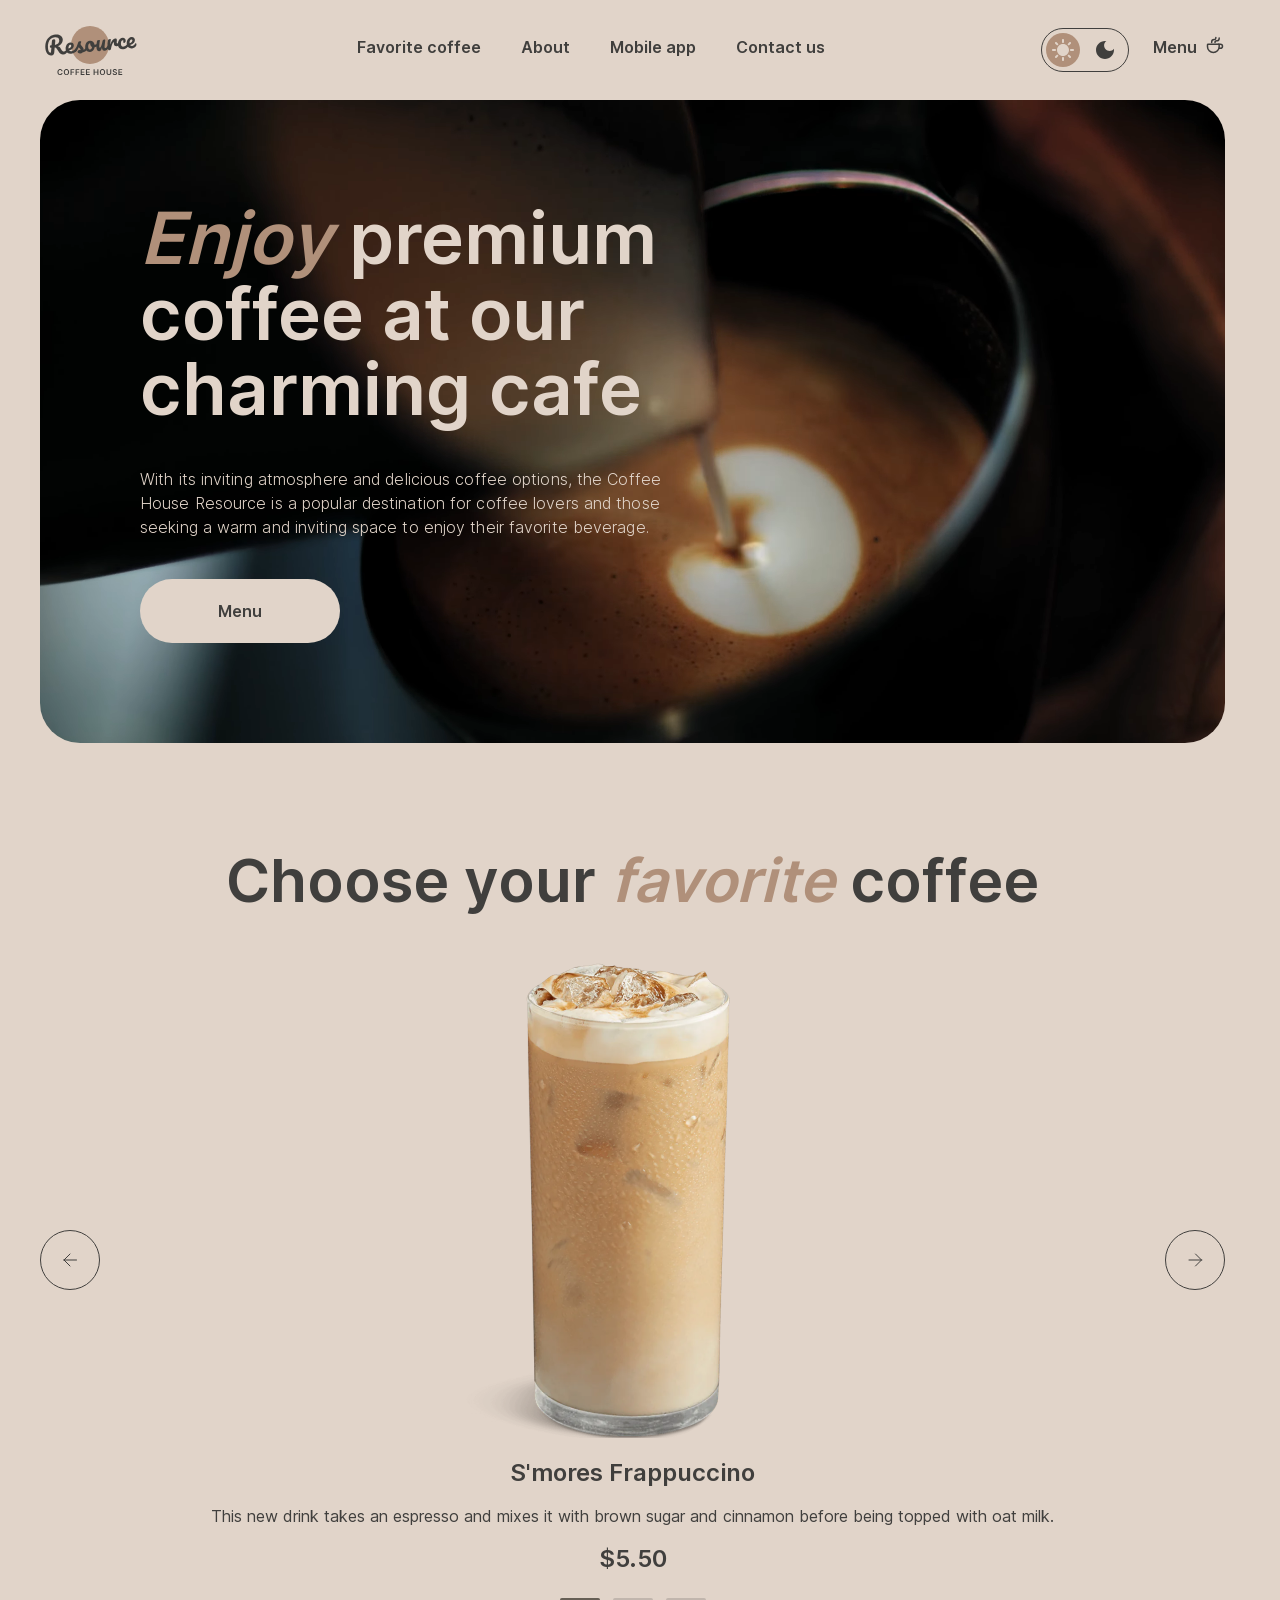
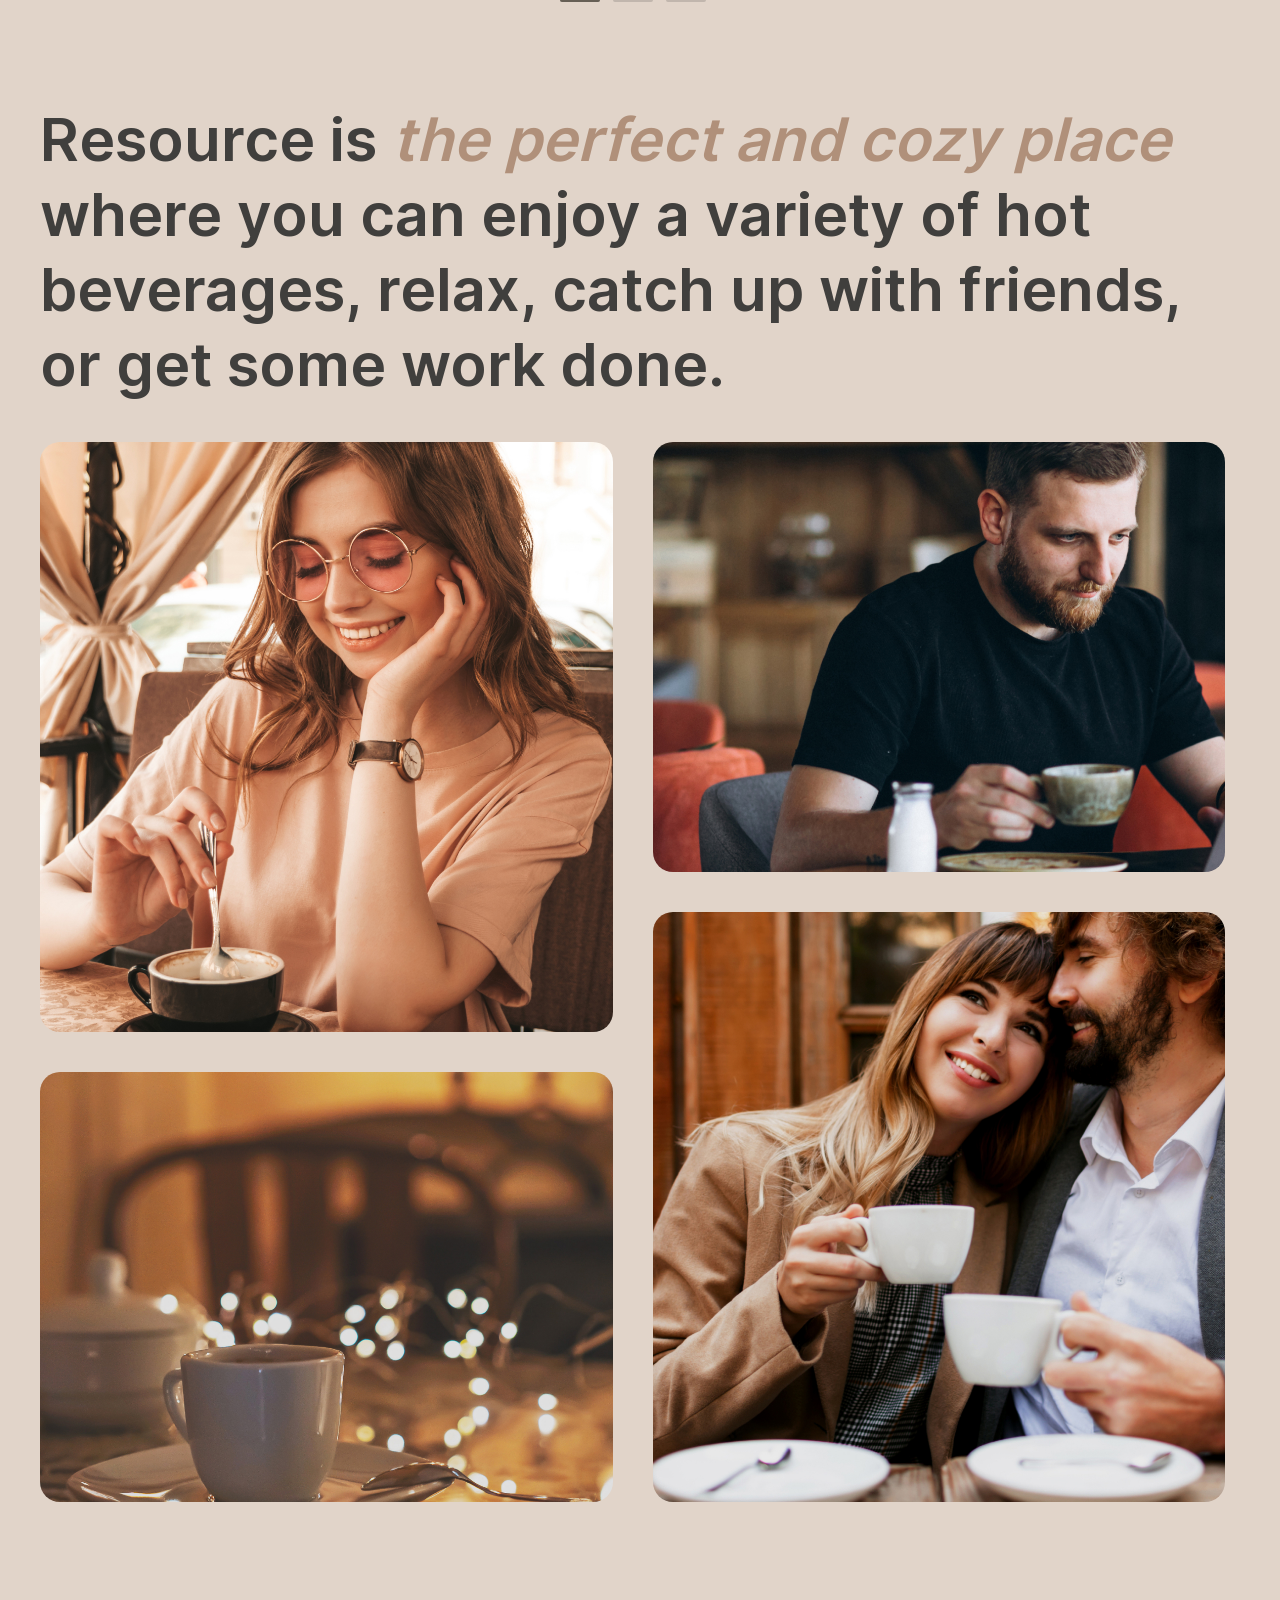
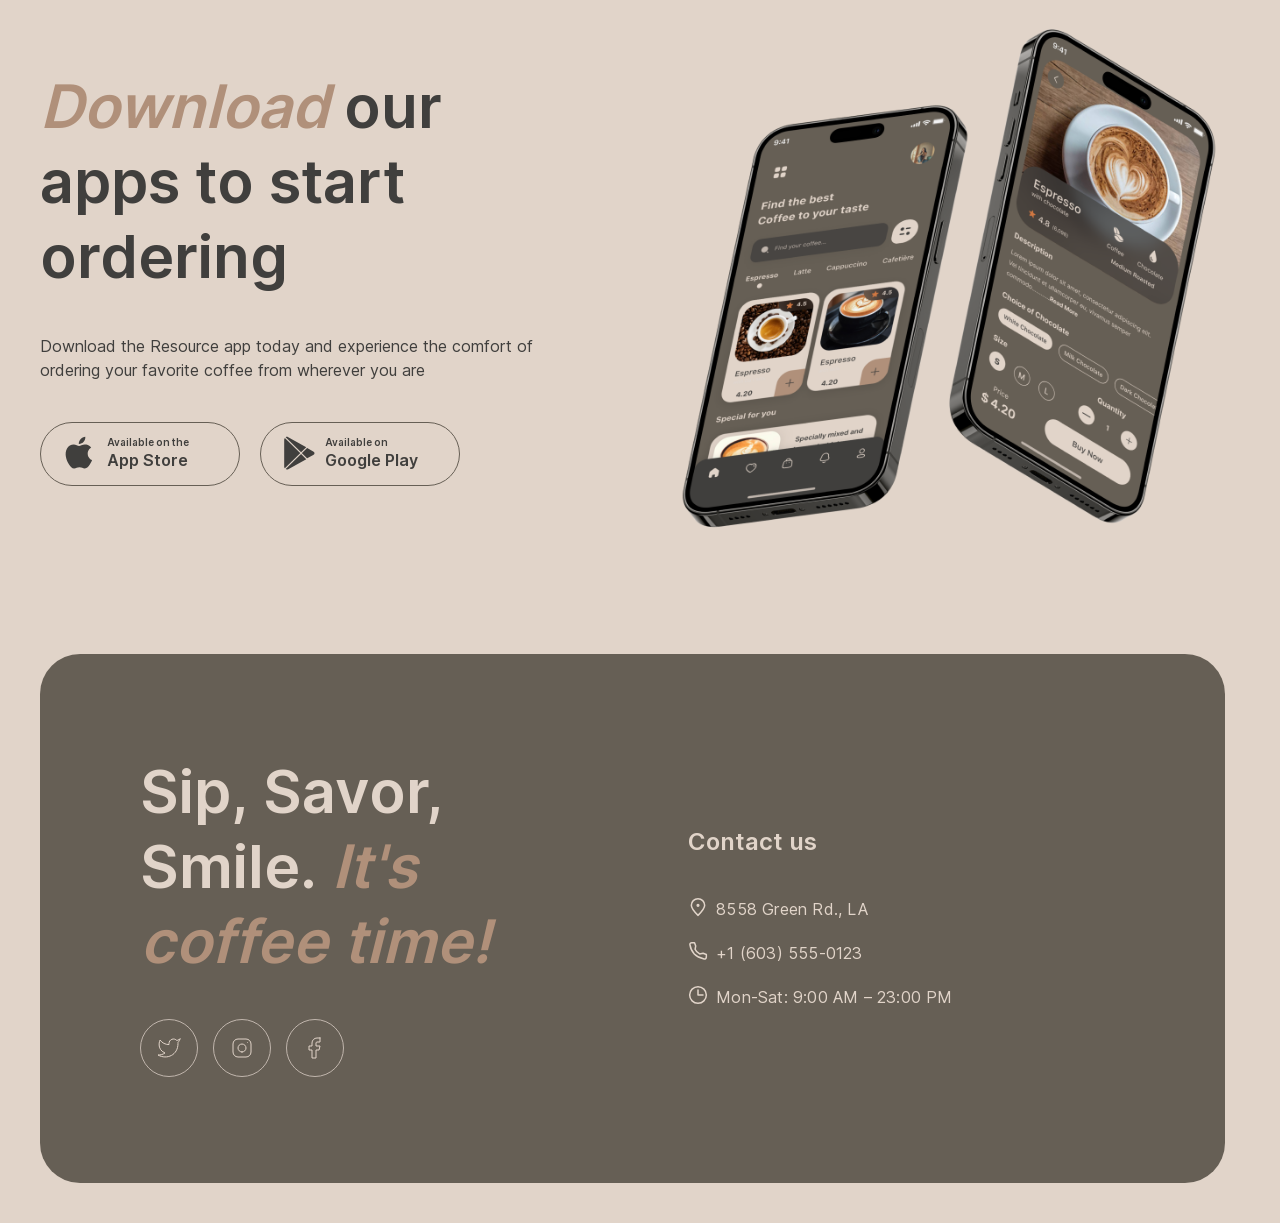
<file: index.html>
<!DOCTYPE html>
<html lang="en">
  <head>
    <meta charset="UTF-8">
    <meta name="viewport" content="width=device-width, initial-scale=1.0">
    <title>Coffee-House</title>
    <script>
      if (localStorage.getItem("theme") === "dark") {
        document.documentElement.dataset.theme = "dark";
      }
    </script>
    <link rel="stylesheet" href="./styles/main.css">
    <link rel="stylesheet" href="./styles/components/header.css">
    <link rel="stylesheet" href="./styles/components/footer.css">
    <link
      rel="shortcut icon"
      href="./images/png/favicon.png"
      type="image/x-icon">
  </head>
  <body>
    <header>
      <div class="wrapper">
        <div class="header__wrapper">
          <div class="header__logo">
            <a href="./" aria-label="Coffee House, go to the main page">
              <span class="header__logo--img"></span>
              <img
                src="./images/svg/Ellipse.svg"
                alt=""
                class="header__logo--circle">
              <span class="header__logo--text"></span>
            </a>
          </div>
          <nav class="header__nav">
            <ul class="header__nav--list">
              <li class="header__nav--item">
                <a href="#favorites" class="header__nav--link"
                  >Favorite coffee</a
                >
              </li>
              <li class="header__nav--item">
                <a href="#about" class="header__nav--link">About</a>
              </li>
              <li class="header__nav--item">
                <a href="#mobile" class="header__nav--link">Mobile app</a>
              </li>
              <li class="header__nav--item">
                <a href="#contacts" class="header__nav--link">Contact us</a>
              </li>
            </ul>
          </nav>
          <div class="header__controls">
            <button
              class="theme-toggle"
              type="button"
              aria-label="Toggle dark theme"
              aria-pressed="false"
            >
              <span class="theme-toggle__option theme-toggle__option--light"></span>
              <span class="theme-toggle__option theme-toggle__option--dark"></span>
            </button>
            <div class="header__menu">
              <div class="header-menu__wrapper">
                <a href="./menu.html" class="header-menu__link">Menu</a>
                <span class="header-menu__icon"></span>
              </div>
            </div>
            <div class="burger-menu">
              <span class="burger-menu__line"></span>
              <span class="burger-menu__line"></span>
            </div>
          </div>
        </div>
      </div>
    </header>
    <main>
      <section class="enjoy" id="enjoy">
        <div class="wrapper">
          <div class="enjoy__wrapper">
            <video class="enjoy-video" autoplay muted loop preload="auto">
              <source src="./video/hero.webm" type="video/webm">
            </video>
            <div class="enjoy__block">
              <h1 class="enjoy__block--heading">
                <span class="span">Enjoy </span> premium coffee at our charming
                cafe
              </h1>
              <p class="enjoy__block--paragraph">
                With its inviting atmosphere and delicious coffee options, the
                Coffee House Resource is a popular destination for coffee lovers
                and those seeking a warm and inviting space to enjoy their
                favorite beverage.
              </p>
              <div class="enjoy__block--button">
                <a href="./menu.html" class="enjoy__block--link">Menu</a>
                <span class="enjoy-block__icon"></span>
              </div>
            </div>
          </div>
        </div>
      </section>
      <section class="favorites" id="favorites">
        <div class="wrapper">
          <div class="favorites__wrapper">
            <h2 class="favorites__heading">
              Choose your <span class="span">favorite </span>coffee
            </h2>
            <div class="favorites__slider">
              <div class="favorites__arrow arrow-prev">
                <span class="arrow__span--left"></span>
              </div>
              <div class="favorites__carousel">
                <div class="slider-line">
                  <div class="slider-item slider-item1">
                    <div class="carousel__image carousel__image1"></div>
                    <div class="carousel__description">
                      <h3 class="favorites__description--title">
                        S&#39;mores Frappuccino
                      </h3>
                      <p class="favorites__description--text">
                        This new drink takes an espresso and mixes it with brown
                        sugar and cinnamon before being topped with oat milk.
                      </p>
                      <p class="favorites__description--price">&#36;5.50</p>
                    </div>
                  </div>
                  <div class="slider-item slider-item2">
                    <div class="carousel__image carousel__image2"></div>
                    <div class="carousel__description">
                      <h3 class="favorites__description--title">
                        Caramel Macchiato
                      </h3>
                      <p class="favorites__description--text">
                        Fragrant and unique classic espresso with rich
                        caramel-peanut syrup, with cream under whipped thick
                        foam.
                      </p>
                      <p class="favorites__description--price">&#36;5.00</p>
                    </div>
                  </div>
                  <div class="slider-item slider-item3">
                    <div class="carousel__image carousel__image3"></div>
                    <div class="carousel__description">
                      <h3 class="favorites__description--title">Ice coffee</h3>
                      <p class="favorites__description--text">
                        A popular summer drink that tones and invigorates.
                        Prepared from coffee, milk and ice.
                      </p>
                      <p class="favorites__description--price">&#36;4.50</p>
                    </div>
                  </div>
                </div>
                <div class="favorites__descriptions--controles">
                  <span class="controls__span"
                    ><span class="controls__span-double color-active"></span
                  ></span>
                  <span class="controls__span"
                    ><span class="controls__span-double"></span
                  ></span>
                  <span class="controls__span"
                    ><span class="controls__span-double"></span
                  ></span>
                </div>
              </div>
              <div class="favorites__arrow arrow-next">
                <span class="arrow__span--right"></span>
              </div>
            </div>
          </div>
        </div>
      </section>
      <section class="about" id="about">
        <div class="wrapper">
          <div class="about__wrapper">
            <h2 class="about__heading">
              Resource is
              <span class="span">the perfect and cozy place </span>where you can
              enjoy a variety of hot beverages, relax, catch up with friends, or
              get some work done.
            </h2>
            <div class="about__gallery">
              <div class="about__gallery--item about__gallery--item1">
                <img
                  src="./images/jpeg/about-1.jpeg"
                  alt="drinking coffee alone"
                  class="about-gallery__image">
              </div>
              <div class="about__gallery--item about__gallery--item2">
                <img
                  src="./images/jpeg/about-3.jpeg"
                  alt="drinking coffee alone"
                  class="about-gallery__image">
              </div>
              <div class="about__gallery--item about__gallery--item3">
                <img
                  src="./images/jpeg/about-2.jpeg"
                  alt="drinking coffee alone"
                  class="about-gallery__image">
              </div>
              <div class="about__gallery--item about__gallery--item4">
                <img
                  src="./images/jpeg/about-4.jpeg"
                  alt="drinking coffee alone"
                  class="about-gallery__image">
              </div>
            </div>
          </div>
        </div>
      </section>
      <section class="mobile" id="mobile">
        <div class="wrapper">
          <div class="mobile__wrapper">
            <div class="mobile__box--left">
              <h2 class="mobile__box--heading">
                <span class="span">Download </span>our apps to start ordering
              </h2>
              <p class="mobile__box--paragraph">
                Download the Resource app today and experience the comfort of
                ordering your favorite coffee from wherever you are
              </p>
              <div class="mobile__box--buttons">
                <div class="button__mobile">
                  <span class="button__mobile--apple"></span>
                  <div class="button__text--wrapper button__text--wrapper1">
                    <p class="buttons--description">Available on the</p>
                    <h3 class="buttons--title">App Store</h3>
                  </div>
                </div>
                <div class="button__mobile">
                  <span class="button__mobile--android"></span>
                  <div class="button__text--wrapper button__text--wrapper2">
                    <p class="buttons--description">Available on</p>
                    <h3 class="buttons--title">Google Play</h3>
                  </div>
                </div>
              </div>
            </div>
            <div class="mobile__box--right">
              <img
                src="./images/png/mobile-screens.png"
                alt="smartphones"
                class="mobile-box__image">
            </div>
          </div>
        </div>
      </section>
    </main>
    <footer id="contacts">
      <div class="wrapper">
        <div class="footer__wrapper">
          <div class="footer__wrapper--left">
            <h2 class="footer__heading">
              Sip, Savor, Smile.<span class="span"> It&#39;s coffee time!</span>
            </h2>
            <div class="footer__links">
              <a
                href="https://twitter.com/x"
                class="footer__links--items footer__links--item1"
                target="_blank"
              ></a>
              <a
                href="https://www.instagram.com/"
                class="footer__links--items footer__links--item2"
                target="_blank"
              ></a>
              <a
                href="https://www.facebook.com/"
                class="footer__links--items footer__links--item3"
                target="_blank"
              ></a>
            </div>
          </div>
          <div class="footer__wrapper--right">
            <h3 class="footer__contacts--subheading">Contact us</h3>
            <ul class="footer__contacts--list">
              <li class="footer-contacts__block">
                <a
                  href="https://maps.app.goo.gl/nyrMf2LgFc1mcsVa6"
                  class="footer__contacts--lines footer__contacts--line1"
                  target="_blank"
                  >8558 Green Rd., LA</a
                >
              </li>
              <li class="footer-contacts__block">
                <a
                  href="tel:+16035550123"
                  class="footer__contacts--lines footer__contacts--line2"
                  >+1 (603) 555-0123</a
                >
              </li>
              <li class="footer-contacts__block">
                <span class="footer__contacts--lines footer__contacts--line3"
                  >Mon-Sat: 9:00 AM – 23:00 PM</span
                >
              </li>
            </ul>
          </div>
        </div>
      </div>
    </footer>
    <script type="module" src="./scripts/pages/home.js"></script>
  </body>
</html>
</file>
<file: styles/main.css>
@import url(./variables.css);
@import url(./settings.css);
@import url(./fonts.css);

/* Enjoy section desktop  START*/

.enjoy__wrapper {
  padding: var(--main-padding);
  border-radius: 4rem;
  background-size: cover;
  margin-bottom: var(--section-margin);
  position: relative;
  overflow: hidden;
}

.enjoy-video {
  object-fit: cover;
  position: absolute;
  top: 0;
  left: 0;
  width: 100%;
  height: 100%;
  z-index: -1;
}

.enjoy__block {
  max-width: 53rem;
}

.enjoy__block--paragraph {
  margin: var(--main-margin) 0px;
  color: var(--color-text-inverse);
  font-weight: 300;
  letter-spacing: 0.1px;
}

.enjoy__block--button {
  background-color: var(--color-bg);
  border-radius: 10rem;
  font-weight: var(--bold-weight);
  border: none;
  cursor: pointer;
  width: 20rem;
  display: flex;
  justify-content: center;
  align-items: center;
  padding: 2rem 0;
}

.enjoy-block__icon {
  display: block;
  height: 2rem;
  background-color: var(--color-text);
  mask: url(../images/svg/coffee-cup.svg) center / contain no-repeat;
  width: 0;
  margin-bottom: 2px;
  transform: scaleX(0);
  transition: all 0.3s ease-in-out;
}

@media (hover: hover) and (pointer: fine) {
  .enjoy__block--button:hover .enjoy-block__icon {
    width: 2rem;
    margin-left: 0.8rem;
    transform: scaleX(1);
  }
}

@media (hover: none) and (pointer: coarse) {
  .enjoy__block--button .enjoy-block__icon {
    width: 2rem;
    margin-left: 0.8rem;
    transform: scaleX(1);
  }
}

/* Enjoy section desktop END*/ /* Enjoy section laptop START */
@media screen and (max-width: 1024.98px) {
  .enjoy__block {
    max-width: 85%;
  }
}

/* Enjoy section laptop END */

/* Enjoy section landscape tablet START */

@media screen and (max-width: 991.98px) {
  .enjoy__block {
    max-width: 98%;
  }
}

/* Enjoy section landscape tablet END */

/* Enjoy section tablet START */

@media screen and (max-width: 768.98px) {
  .enjoy__wrapper {
    padding: var(--main-padding) var(--tablet-padding);
  }
}

/* Enjoy section tablet END */

/* Enjoy section mobile version START */

@media (max-width: 575.98px) {
  .enjoy__wrapper {
    padding: 6rem 1.5rem;
  }

  .enjoy__block--paragraph {
    letter-spacing: normal;
  }
}

/* Enjoy section mobile version END */

/* Favorites section desktop START*/

.favorites {
  margin-bottom: var(--section-margin);
}

.favorites__heading {
  text-align: center;
  margin-bottom: var(--main-margin);
}

.favorites__arrow {
  width: 6rem;
  height: 6rem;
  flex-shrink: 0;
  border-radius: 50%;
  border: 1px solid var(--color-text);
  display: flex;
  align-items: center;
  justify-content: center;
  cursor: pointer;
  margin-bottom: 4.5rem;
  cursor: pointer;
  transition: all 200ms ease-in-out;
}

.arrow-prev {
  margin-right: 4rem;
}

.arrow-next {
  margin-left: 4rem;
}

.arrow__span--left {
  content: "";
  width: 2rem;
  height: 2rem;
  display: flex;
  justify-content: center;
  align-items: center;
  cursor: pointer;
  background-color: var(--color-text);
  mask: url(../images/svg/arrow-left.svg) center no-repeat;
  transition: background-color 0.3s ease-out;
}

.arrow__span--right {
  content: "";
  width: 2rem;
  height: 2rem;
  display: flex;
  justify-content: center;
  align-items: center;
  cursor: pointer;
  background-color: var(--color-text);
  mask: url(../images/svg/arrow-right.svg) center no-repeat;
  transition: background-color 0.3s ease-out;
}

.favorites__slider {
  display: flex;
  align-items: center;
  justify-content: space-between;
}

.favorites__carousel {
  width: 100%;
  overflow: hidden;
}

.slider-line {
  display: flex;
  width: 100%;
  position: relative;
  left: 0;
  transition: all 1s ease-in-out;
}

.slider-item {
  flex: 0 0 100%;
}

.carousel__image {
  width: 100%;
  height: 48rem;
  background-size: cover;
  margin-bottom: var(--small-margin);
}

.carousel__image1 {
  background: url(../images/png/coffee-slider-1.png) center no-repeat;
}

.carousel__image2 {
  background: url(../images/png/coffee-slider-2.png) center no-repeat;
}

.carousel__image3 {
  background: url(../images/png/coffee-slider-3.png) center no-repeat;
}

.carousel__description {
  display: flex;
  gap: var(--gap-small);
  flex-direction: column;
  align-items: center;
  justify-content: space-between;
}

.favorites__description--text {
  text-align: center;
}

.favorites__description--price {
  font-size: var(--h3-size);
  font-weight: var(--bold-weight);
  margin-bottom: 1rem;
  line-height: var(--h2-line-height);
}

.controls__span {
  content: "";
  display: inline-block;
  width: 4rem;
  height: 0.4rem;
  background-color: var(--color-border);
  border-radius: 10rem;
  margin-right: 0.8rem;
  position: relative;
  z-index: -1;
}

.controls__span-double {
  content: "";
  display: inline-block;
  width: 0;
  height: 0.4rem;
  border-radius: 10rem;
  position: absolute;
  top: 0;
  left: 0;
  background-color: var(--color-border-strong);
  transition: width 5s ease-out;
  z-index: 2;
}

.color-active {
  width: 4rem;
}

.none {
  display: none;
}

.favorites__descriptions--controles {
  text-align: center;
}

.controls__span:last-child {
  margin-right: 0;
}

/* Favorite section desktop layout END*/

/* Favorite section mobile layout START*/

@media (max-width: 700.98px) {
  .favorites__arrow {
    display: none;
  }
  .favorites__slider {
    display: flex;
    flex-direction: column;
  }

  .carousel__image {
    height: 44.8rem;
  }

  .carousel__image1 {
    background: url(../images/png/coffee-slider-1-348.png) center no-repeat;
  }
  .carousel__image2 {
    background: url(../images/png/coffee-slider-2-348.png) center no-repeat;
  }
  .carousel__image3 {
    background: url(../images/png/coffee-slider-3-348.png) center no-repeat;
  }
}

@media (max-width: 425.98px) {
  .carousel__image {
    height: 34.8rem;
  }
}

/* Favorite section mobile layout END*/

/* Favorite section hover effects START*/

@media (hover: hover) and (pointer: fine) {
  .favorites__arrow:hover {
    background-color: var(--color-text);
  }

  .favorites__arrow:hover .arrow__span--left,
  .favorites__arrow:hover .arrow__span--right {
    background-color: var(--color-bg);
  }
}

@media (hover: none) and (pointer: coarse) {
  .favorites__arrow:active {
    background-color: var(--color-text);
  }

  .favorites__arrow:active .arrow__span--left,
  .favorites__arrow:active .arrow__span--right {
    background-color: var(--color-bg);
  }
}

/* Favorite section hover effects END*/

/* About section desktop layout START*/

.about {
  margin-bottom: var(--section-margin);
}

.about__heading {
  margin-bottom: var(--main-margin);
  margin-top: -0.6rem;
}

.about__gallery {
  display: grid;
  grid-template-columns: repeat(2, 1fr);
  grid-template-rows: 43rem 12rem 43rem;
  gap: var(--gap-main);
}

.about__gallery--item {
  display: flex;
  align-items: center;
  justify-content: center;
  transition: all 0.3s ease-in-out;
  overflow: hidden;
  border-radius: 2rem;
}

.about-gallery__image {
  max-width: 72rem;
  transform: scale(1.02);
  transition: transform 0.3s ease-out;
}

.about__gallery--item1 {
  grid-row: 1/3;
}

.about__gallery--item4 {
  grid-row: 2/4;
}

/* About section desktop layout */

/* About section tablet START */

@media screen and (max-width: 768.98px) {
  .about__gallery {
    display: flex;
    flex-direction: column;
    gap: var(--gap-main);
  }

  .about__gallery--item {
    max-width: 100%;
    height: 59rem;
    pointer-events: none;
    background-size: cover;
  }

  .about__gallery--item2,
  .about__gallery--item3 {
    display: none;
  }
}

/* About section tablet END */

/* Mobile section desktop START*/

.mobile {
  margin-bottom: var(--section-margin);
}

.mobile__wrapper {
  display: flex;
  flex: 1 1;
  gap: var(--gap-section);
  justify-content: space-between;
}

.mobile__box--left {
  display: flex;
  flex-direction: column;
  justify-content: center;
  max-width: 45%;
  gap: var(--gap-main);
}

.mobile__box--right {
  display: flex;
  justify-content: center;
  align-items: center;
  flex-wrap: wrap;
  max-width: 63rem;
}

.mobile-box__image {
  max-width: 100%;
}

.buttons--description {
  font-size: 1rem;
  font-weight: var(--bold-weight);
  line-height: 140%;
}

.mobile__box--buttons {
  display: flex;
}

.button__mobile {
  display: flex;
  padding: 1.2rem 2rem;
  border: 1px solid var(--color-border-strong);
  border-radius: 10rem;
  width: 20rem;
  height: 6.4rem;
  cursor: pointer;
}

.button__mobile--android::before {
  content: "";
  display: inline-block;
  width: 3.6rem;
  height: 3.6rem;
  background-color: var(--color-text);
  mask: url(../images/svg/android.svg) center / contain no-repeat;
  transition: background-color 0.3s ease-out;
}

.button__mobile--apple::before {
  content: "";
  display: inline-block;
  width: 3.6rem;
  height: 3.6rem;
  background-color: var(--color-text);
  mask: url(../images/svg/apple.svg) center / contain no-repeat;
  transition: background-color 0.3s ease-out;
  margin-right: 1rem;
}

.button__mobile:first-child {
  margin-right: var(--small-margin);
}

.button__mobile--android {
  margin-right: 0.8rem;
}

.buttons--title {
  font-size: var(--main-font-size);
  line-height: 140%;
  font-weight: var(--bold-weight);
}

.button__text--wrapper {
  display: inline-block;
  vertical-align: top;
}

/* Mobile section desktop START*/

/* Mobile section hover effects START*/

@media (hover: hover) and (pointer: fine) {
  .button__mobile:hover {
    background-color: var(--color-surface);
    color: var(--color-text-inverse);
  }

  .button__mobile:hover .button__mobile--android::before,
  .button__mobile:hover .button__mobile--apple::before {
    background-color: var(--color-text-inverse);
  }

  .about__gallery--item:hover .about-gallery__image {
    transform: scale(1);
  }
}

@media (hover: none) and (pointer: coarse) {
  .button__mobile:active {
    background-color: var(--color-surface);
    color: var(--color-text-inverse);
  }

  .button__mobile:active .button__mobile--android::before,
  .button__mobile:active .button__mobile--apple::before {
    background-color: var(--color-text-inverse);
  }

  .about__gallery--item:active .about-gallery__image {
    transform: scale(1);
  }
}

/* Mobile section hover effects END*/

/* Mobile section tablet layout START*/
@media screen and (max-width: 991.98px) {
  .mobile__wrapper {
    flex-direction: column;
  }

  .mobile__box--right {
    margin: 0 auto;
  }

  .mobile__box--left {
    max-width: 80%;
  }
}

@media screen and (max-width: 768.98px) {
  .mobile__box--left {
    max-width: 100%;
  }
}

/* Mobile section tablet layout END*/

/* Mobile section mobile layout START*/

@media screen and (max-width: 425.98px) {
  .mobile__box--buttons {
    display: block;
  }

  .button__mobile:first-child {
    margin: 0;
    margin-bottom: 2rem;
  }

  .mobile__wrapper {
    gap: var(--gap-main);
  }
}

/* Mobile section mobile layout END*/
</file>
<file: styles/components/header.css>
/* Header desktop */

.header__wrapper {
  display: flex;
  justify-content: space-between;
  align-items: center;
  padding: var(--small-padding) 0;
  font-weight: var(--bold-weight);
}

.header__logo {
  width: 100px;
  height: 60px;
  position: relative;
  text-align: center;
}

.header__logo--img {
  display: inline-block;
  width: 93px;
  height: 23px;
  margin: 12.56px 3.2px 0 4.25px;
  background-color: var(--color-text);
  mask: url(../../images/svg/Logo.svg) center / contain no-repeat;
}

.header__logo--circle {
  position: absolute;
  z-index: -1;
  top: 42%;
  left: 50%;
  transform: translate(-50%, -50%);
  width: 38px;
  height: 38px;
}

.header__logo--text {
  display: inline-block;
  width: 66px;
  height: 7px;
  margin-bottom: 4px;
  background-color: var(--color-text);
  mask: url(../../images/svg/CoffeeHouse.svg) center / contain no-repeat;
}

.header__nav {
  display: flex;
}

.header__nav--list {
  display: flex;
  justify-content: space-between;
  gap: var(--gap-main);
}

.header__nav--item {
  display: flex;
  flex-direction: column;
  justify-content: center;
}

.header__nav--link:after {
  content: "";
  display: block;
  height: 2px;
  width: 100%;
  background-color: var(--color-text);
  transform: scale(0);
  transition: all 0.3s ease-out;
  margin-top: 4px;
}

.header-menu__wrapper {
  display: flex;
}

.header-menu__icon {
  width: 20px;
  height: 20px;
  margin-left: 8px;
  margin-bottom: 2px;
  background-color: var(--color-text);
  mask: url(../../images/svg/coffee-cup.svg) center / contain no-repeat;
}

.header__menu::after {
  content: "";
  display: block;
  height: 2px;
  width: 100%;
  background-color: var(--color-text);
  transform: scale(0);
  transition: all 0.3s ease-out;
  margin-top: 4px;
}

.header__controls {
  display: flex;
  align-items: center;
  gap: 2.4rem;
}

.theme-toggle {
  display: flex;
  align-items: center;
  gap: 0.8rem;
  width: 8.8rem;
  height: 4.4rem;
  padding: 0.4rem;
  border: 1px solid var(--color-text);
  border-radius: 10rem;
  background-color: transparent;
  cursor: pointer;
}

.theme-toggle__option {
  position: relative;
  width: 3.4rem;
  height: 3.4rem;
  border-radius: 50%;
  transition: background-color 0.3s ease-out;
}

.theme-toggle__option::before {
  content: "";
  position: absolute;
  inset: 0;
  margin: auto;
  width: 2.2rem;
  height: 2.2rem;
  background-color: var(--color-text);
  mask: url(../../images/svg/sun.svg) center / contain no-repeat;
  transition: background-color 0.3s ease-out;
}

.theme-toggle__option--dark::before {
  width: 1.8rem;
  height: 1.8rem;
  mask-image: url(../../images/svg/moon.svg);
}

.theme-toggle__option--light,
:root[data-theme="dark"] .theme-toggle__option--dark {
  background-color: var(--color-accent);
}

.theme-toggle__option--light::before,
:root[data-theme="dark"] .theme-toggle__option--dark::before {
  background-color: var(--color-text-inverse);
}

:root[data-theme="dark"] .theme-toggle__option--light {
  background-color: transparent;
}

:root[data-theme="dark"] .theme-toggle__option--light::before {
  background-color: var(--color-text);
}

.burger-menu {
  display: none;
}

/* Header hover effects START*/

@media (hover: hover) {
  .header__logo {
    cursor: pointer;
  }

  .header__nav--item:hover .header__nav--link::after {
    transform: scale(1);
  }

  .header__menu:hover {
    cursor: pointer;
  }

  .header__menu:hover::after {
    transform: scale(1);
  }

  .theme-toggle:hover .theme-toggle__option--dark {
    background-color: var(--color-border-strong);
  }

  :root[data-theme="dark"] .theme-toggle:hover .theme-toggle__option--light {
    background-color: var(--color-border);
  }

  .theme-toggle:hover .theme-toggle__option--dark::before,
  :root[data-theme="dark"] .theme-toggle:hover .theme-toggle__option--light::before {
    background-color: var(--color-text-inverse);
  }

  :root[data-theme="dark"] .theme-toggle:hover .theme-toggle__option--dark {
    background-color: var(--color-accent);
  }
}

@media (hover: none) {
  .header__nav--item:active .header__nav--link::after {
    transform: scale(1);
  }

  .header__menu:active::after {
    transform: scale(1);
  }
}

/* Header hover effects END*/

/* Laptop version of header  */

@media screen and (max-width: 991.98px) {
  .header__nav--list {
    gap: var(--gap-small);
  }
}

/* Tablet version of header  */

@media screen and (max-width: 768.98px) {
  .header__nav {
    position: fixed;
    top: 9.8rem;
    right: 0;
    width: 100vw;
    height: 100vh;
    background-color: var(--color-bg);
    z-index: 5;
    padding-top: 6rem;
    transform: translateX(100%);
    transition: all 0.8s ease-in-out;
    display: flex;
    flex-direction: column;
    justify-content: flex-start;
    align-items: center;
  }

  .header__nav--active {
    transform: translateX(0);
  }

  .header__nav--list {
    flex-direction: column;
    align-items: center;
    gap: var(--gap-burger);
    margin-bottom: 9.2rem;
  }

  .header__nav--link {
    font-size: var(--h2-mobile-size);
    line-height: var(--h2-line-height);
  }

  .header__menu {
    display: none;
  }

  .theme-toggle {
    width: 10.4rem;
    height: 5.2rem;
  }

  .theme-toggle__option {
    width: 4.2rem;
    height: 4.2rem;
  }

  .burger-menu {
    display: flex;
    flex-direction: column;
    justify-content: center;
    align-items: center;
    gap: 8px;
    width: 4.4rem;
    height: 4.4rem;
    border: 1px solid var(--color-text);
    border-radius: 50%;
  }

  .burger-menu__line {
    content: "";
    display: block;
    width: 16px;
    height: 1.5px;
    background-color: var(--color-text);
    transition: all 0.3s ease-out;
  }

  .hidden {
    overflow: hidden;
  }

  .burger-menu__line:first-of-type.active {
    rotate: 45deg;
    align-self: center;
    margin-bottom: -0.95rem;
  }

  .burger-menu__line:last-of-type.active {
    rotate: 135deg;
    align-self: center;
  }
}
</file>
<file: styles/components/footer.css>
/* Footer desktop layout */

.footer__wrapper {
  padding: var(--main-padding);
  background-color: var(--color-surface);
  border-radius: 4rem;
  margin-bottom: var(--main-margin);
  display: flex;
  gap: var(--gap-section);
}

.footer__wrapper--left {
  max-width: 45.5%;
}

.footer__heading {
  color: var(--color-text-inverse);
  margin-bottom: var(--main-margin);
  line-height: var(--h2-line-height);
}

.footer__links--items {
  position: relative;
  display: inline-block;
  width: 5.8rem;
  height: 5.8rem;
  border: 1px solid var(--color-border);
  border-radius: 50%;
  margin-right: 1rem;
  transition: all 400ms ease-in-out;
}

.footer__links--items::before {
  content: "";
  position: absolute;
  inset: 0;
  background-color: var(--color-text-inverse);
  mask-position: center;
  mask-repeat: no-repeat;
  transition: background-color 400ms ease-in-out;
}

.footer__links--item1::before {
  mask-image: url(../../images/svg/twitter.svg);
}

.footer__links--item2::before {
  mask-image: url(../../images/svg/instagram.svg);
}

.footer__links--item3::before {
  mask-image: url(../../images/svg/facebook.svg);
}

.footer__wrapper--right {
  display: flex;
  flex-direction: column;
  align-items: start;
  justify-content: center;
  color: var(--color-text-inverse);
}

.footer-contacts__block:not(:last-child) {
  margin-bottom: 1.4rem;
}

.footer__contacts--subheading {
  margin-bottom: var(--main-margin);
  color: var(--color-text-inverse);
}

.footer__contacts--lines {
  letter-spacing: 0.2px;
}

.footer__contacts--lines a {
  color: var(--color-text-inverse);
  letter-spacing: 0.2px;
}

.footer__contacts--lines::before {
  content: "";
  display: inline-block;
  width: 2rem;
  height: 2rem;
  margin-right: 0.8rem;
}

.footer__contacts--lines {
  color: var(--color-text-inverse);
  display: table;
}

.footer__contacts--line1::after {
  content: "";
  display: block;
  height: 2px;
  width: 100%;
  background-color: var(--color-text-inverse);
  transform: scale(0);
  transition: all 0.3s ease-out;
  margin-top: 0.4rem;
}

.footer__contacts--line1::before {
  background-color: var(--color-text-inverse);
  mask: url(../../images/svg/pin-alt.svg) center no-repeat;
  vertical-align: top;
}

.footer__contacts--line2::before {
  background-color: var(--color-text-inverse);
  mask: url(../../images/svg/phone.svg) center no-repeat;
  vertical-align: top;
}

.footer__contacts--line2::after {
  content: "";
  display: block;
  height: 2px;
  width: 100%;
  background-color: var(--color-text-inverse);
  transform: scale(0);
  transition: all 0.3s ease-out;
  margin-top: 0.4rem;
}

.footer__contacts--line3::before {
  background-color: var(--color-text-inverse);
  mask: url(../../images/svg/clock.svg) center no-repeat;
  vertical-align: top;
  margin-bottom: 0;
}

/* Laptop version of footer  */

/* Footer hover effects START*/

@media (hover: hover) {
  .footer__links--items:hover {
    background-color: var(--color-text-inverse);
    border-color: var(--color-text-inverse);
  }

  .footer__links--items:hover::before {
    background-color: var(--color-surface);
  }

  .footer__contacts--line1:hover:after {
    transform: scale(1);
  }
  .footer__contacts--line2:hover:after {
    transform: scale(1);
  }
}

@media (hover: none) {
  .footer__links--items:active {
    background-color: var(--color-text-inverse);
    border-color: var(--color-text-inverse);
  }

  .footer__links--items:active::before {
    background-color: var(--color-surface);
  }

  .footer__contacts--line1:active:after {
    transform: scale(1);
  }
  .footer__contacts--line2:active:after {
    transform: scale(1);
  }
}

/* Footer hover effects END*/

/* Tablet version of footer  */

@media screen and (max-width: 768.98px) {
  .footer__wrapper {
    display: flex;
    flex-direction: column;
    padding: var(--main-padding) var(--tablet-padding);
    gap: 9.6rem;
  }

  .footer__wrapper--left {
    max-width: 100%;
  }

  .footer__contacts--lines {
    pointer-events: none;
  }
}

/* Mobile version of footer  */

@media (max-width: 425.98px) {
  .footer__wrapper {
    padding: 6rem 1.5rem;
    gap: 3.6rem;
  }
}
</file>
